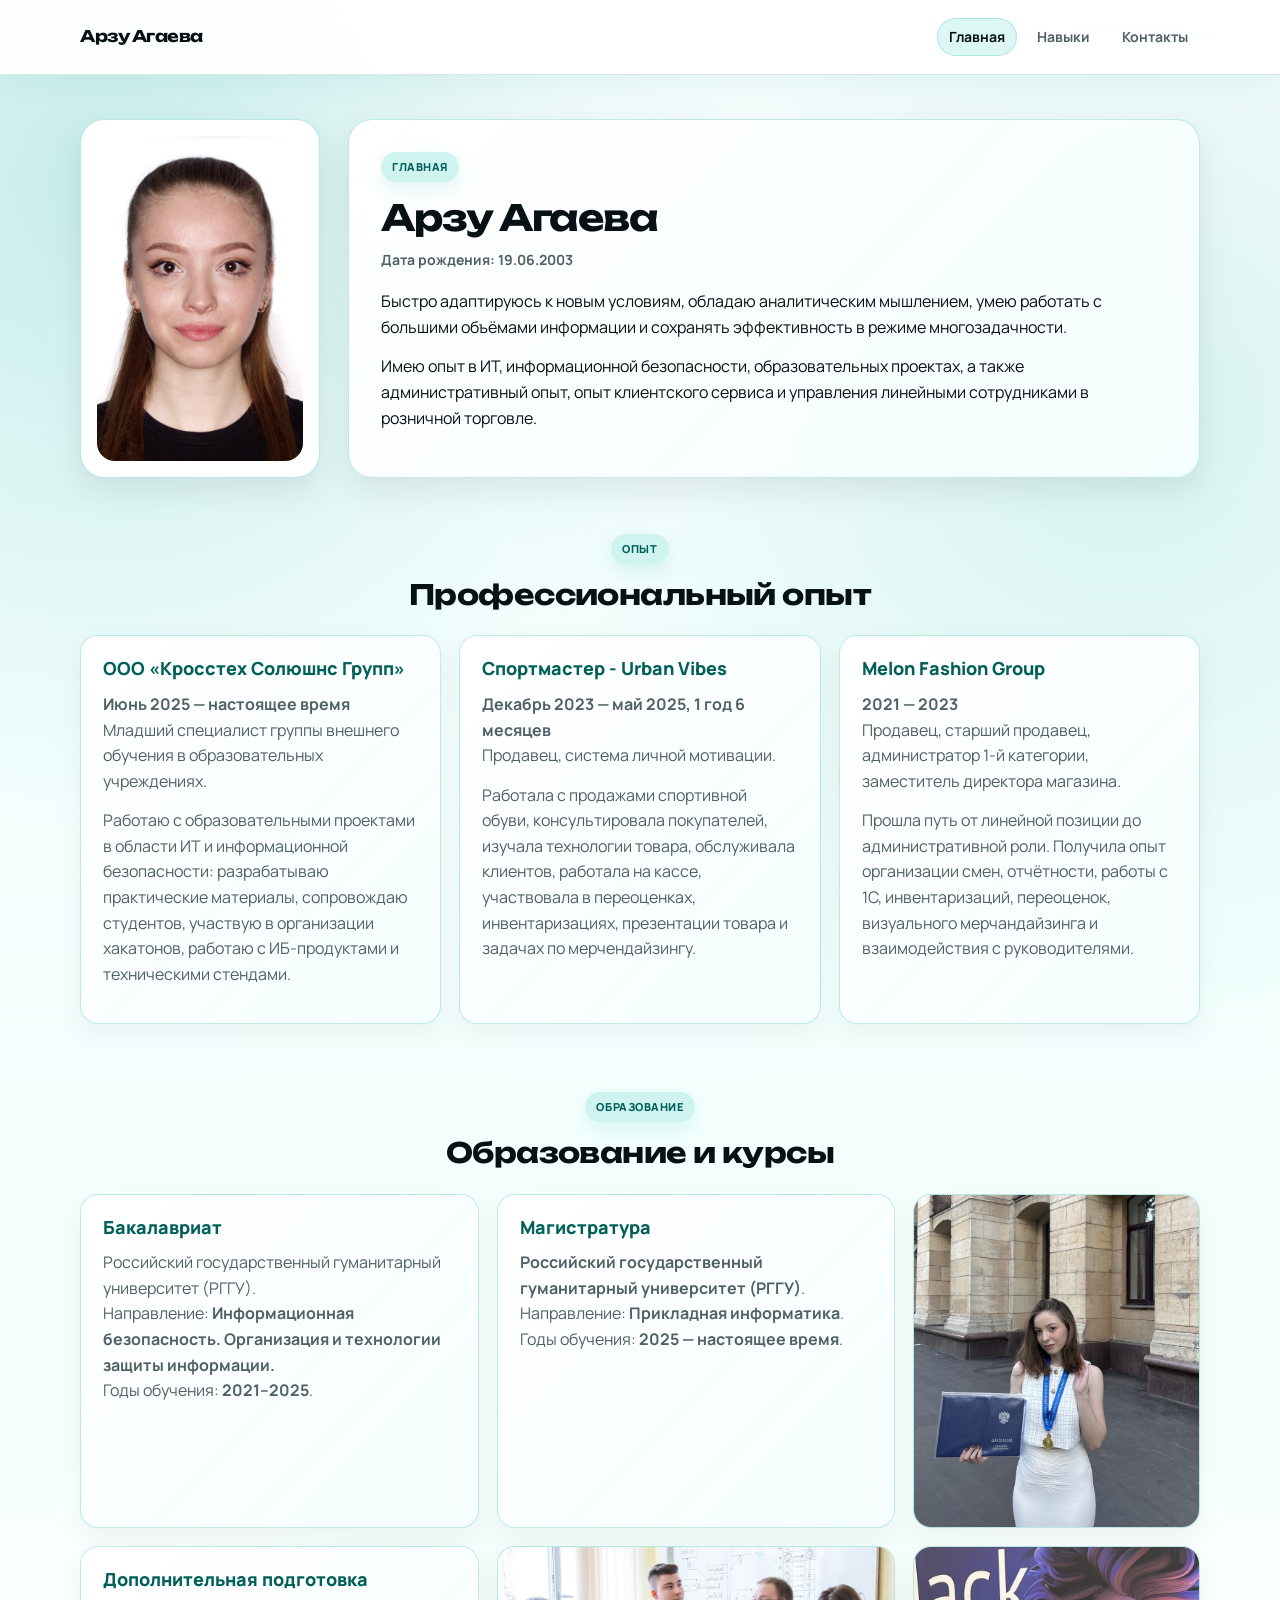
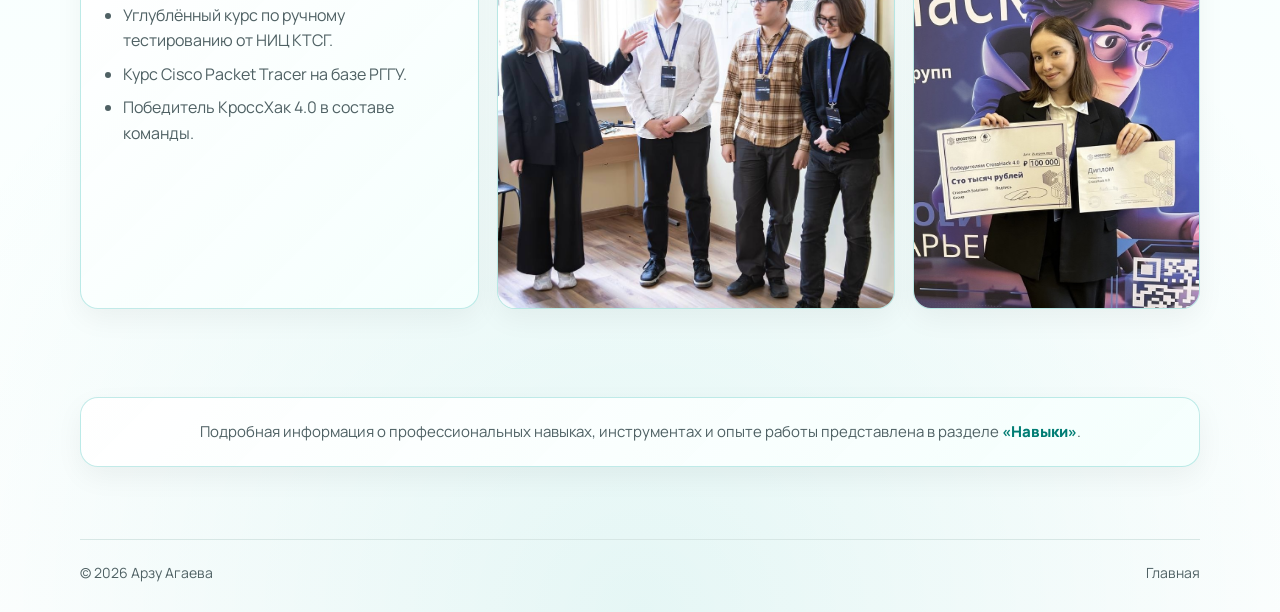
<file: index.html>
<!DOCTYPE html>
<html lang="ru">
<head>
  <meta charset="UTF-8">
  <meta name="viewport" content="width=device-width, initial-scale=1.0">
  <title>Арзу Агаева | Главная</title>
  <meta name="description" content="Профессиональный профиль Арзу Агаевой: опыт, образование, курсы и ключевые компетенции.">
  <link rel="stylesheet" href="css/main.css">
</head>

<body>
  <header class="site-header">
    <div class="container nav">
      <a class="brand" href="index.html">Арзу Агаева</a>

      <nav class="nav__links" aria-label="Основная навигация">
        <a class="nav__link" href="index.html">Главная</a>
        <a class="nav__link" href="skills.html">Навыки</a>
        <a class="nav__link" href="contact.html">Контакты</a>
      </nav>
    </div>
  </header>

  <main>
    <section class="home-intro">
      <div class="container home-intro__grid">
        <div class="home-photo-card">
          <img src="images/photo_3on4.jpg" alt="Официальное фото Арзу Агаевой">
        </div>

        <div class="home-summary-card">
          <p class="eyebrow">Главная</p>
          <h1>Арзу Агаева</h1>
          <p class="home-summary-meta">Дата рождения: 19.06.2003</p>

          <p class="home-summary-text">
            Быстро адаптируюсь к новым условиям, обладаю аналитическим мышлением,
            умею работать с большими объёмами информации и сохранять эффективность
            в режиме многозадачности.
          </p>

          <p class="home-summary-text">
            Имею опыт в ИТ, информационной безопасности, образовательных проектах,
            а также административный опыт, опыт клиентского сервиса и управления линейными сотрудниками
            в розничной торговле.
          </p>
        </div>
      </div>
    </section>

    <section class="section section--experience-preview">
      <div class="container">
        <div class="section__head section__head--center">
          <p class="section__kicker">Опыт</p>
          <h2 class="section__title">Профессиональный опыт</h2>
        </div>

        <div class="experience-preview-grid">
          <article class="info-card">
            <h3>ООО «Кросстех Солюшнс Групп»</h3>
            <p>
              <strong>Июнь 2025 — настоящее время</strong><br>
              Младший специалист группы внешнего обучения в образовательных учреждениях.
            </p>
            <p>
              Работаю с образовательными проектами в области ИТ и информационной безопасности:
              разрабатываю практические материалы, сопровождаю студентов, участвую в организации хакатонов,
              работаю с ИБ-продуктами и техническими стендами.
            </p>
          </article>

          <article class="info-card">
            <h3>Спортмастер - Urban Vibes</h3>
            <p>
              <strong>Декабрь 2023 — май 2025, 1 год 6 месяцев</strong><br>
              Продавец, система личной мотивации.
            </p>
            <p>
              Работала с продажами спортивной обуви, консультировала покупателей, изучала технологии товара,
              обслуживала клиентов, работала на кассе, участвовала в переоценках, инвентаризациях,
              презентации товара и задачах по мерчендайзингу.
            </p>
          </article>

          <article class="info-card">
            <h3>Melon Fashion Group</h3>
            <p>
              <strong>2021 — 2023</strong><br>
              Продавец, старший продавец, администратор 1-й категории, заместитель директора магазина.
            </p>
            <p>
              Прошла путь от линейной позиции до административной роли. Получила опыт организации смен,
              отчётности, работы с 1С, инвентаризаций, переоценок, визуального мерчандайзинга
              и взаимодействия с руководителями.
            </p>
          </article>
        </div>
      </div>
    </section>

    <section class="section section--education">
      <div class="container">
        <div class="section__head section__head--center">
          <p class="section__kicker">Образование</p>
          <h2 class="section__title">Образование и курсы</h2>
        </div>

        <div class="education-grid">
          <article class="info-card">
            <h3>Бакалавриат</h3>
            <p>
              Российский государственный гуманитарный университет (РГГУ).<br>
              Направление: <strong>Информационная безопасность. Организация и технологии защиты информации.</strong><br>
              Годы обучения: <strong>2021–2025</strong>.
            </p>
          </article>

          <article class="info-card">
            <h3>Магистратура</h3>
            <p>
              <strong>Российский государственный гуманитарный университет (РГГУ)</strong>.<br>
              Направление: <strong>Прикладная информатика</strong>.<br>
              Годы обучения: <strong>2025 — настоящее время</strong>.
            </p>
          </article>

          <article class="image-card image-card--small">
            <img src="images/bakalavr.jpg" alt="Фото с дипломом">
          </article>

          <article class="info-card">
            <h3>Дополнительная подготовка</h3>
            <ul class="clean-list">
              <li>Углублённый курс по ручному тестированию от НИЦ КТСГ.</li>
              <li>Курс Cisco Packet Tracer на базе РГГУ.</li>
              <li>Победитель КроссХак 4.0 в составе команды.</li>
            </ul>
          </article>

          <article class="image-card image-card--vertical">
            <img src="images/VISTUPLENIE.jpg" alt="Фото выступления или рабочей деятельности">
          </article>

          <article class="image-card image-card--square">
            <img src="images/4_0POBEDA.jpg" alt="Фото образовательного процесса">
          </article>
        </div>
      </div>
    </section>

    <section class="section">
      <div class="container section-note">
        <p>
          Подробная информация о профессиональных навыках, инструментах и опыте работы представлена
          в разделе <a href="skills.html">«Навыки»</a>.
        </p>
      </div>
    </section>
  </main>

  <footer class="footer">
    <div class="container footer__inner">
      <span>© <span data-current-year></span> Арзу Агаева</span>
      <span>Главная</span>
    </div>
  </footer>

  <script src="scripts/main.js"></script>
</body>
</html>
</file>
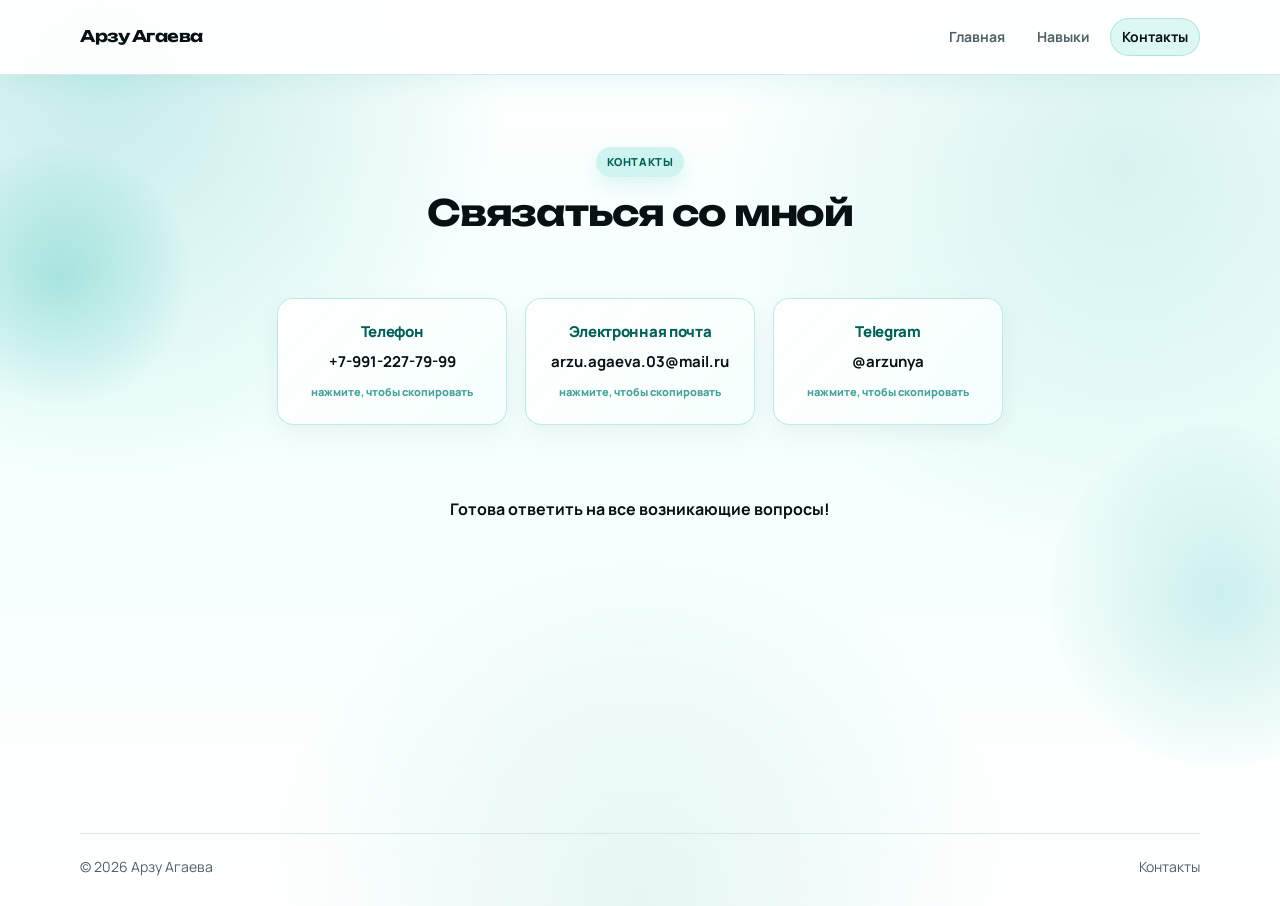
<file: contact.html>
<!DOCTYPE html>
<html lang="ru">
<head>
  <meta charset="UTF-8">
  <meta name="viewport" content="width=device-width, initial-scale=1.0">
  <title>Контакты | Арзу Агаева</title>
  <meta name="description" content="Контакты Арзу Агаевой: телефон, электронная почта и Telegram.">
  <link rel="stylesheet" href="css/main.css">
</head>

<body>
  <header class="site-header">
    <div class="container nav">
      <a class="brand" href="index.html">Арзу Агаева</a>

      <nav class="nav__links" aria-label="Основная навигация">
        <a class="nav__link" href="index.html">Главная</a>
        <a class="nav__link" href="skills.html">Навыки</a>
        <a class="nav__link" href="contact.html">Контакты</a>
      </nav>
    </div>
  </header>

  <main class="contact-page">
    <section class="contact-layout">
      <div class="container contact-layout__inner">
        <p class="contact-layout__label">Контакты</p>
        <h1 class="contact-layout__title">Связаться со мной</h1>

        <div class="contact-boxes">
          <article class="contact-box">
            <h2>Телефон</h2>
            <p>+7-991-227-79-99</p>
          </article>

          <article class="contact-box">
            <h2>Электронная почта</h2>
            <p>arzu.agaeva.03@mail.ru</p>
          </article>

          <article class="contact-box">
            <h2>Telegram</h2>
            <p>@arzunya</p>
          </article>
        </div>

        <p class="contact-layout__note">
          Готова ответить на все возникающие вопросы! 
        </p>
      </div>
    </section>
  </main>

  <footer class="footer">
    <div class="container footer__inner">
      <span>© <span data-current-year></span> Арзу Агаева</span>
      <span>Контакты</span>
    </div>
  </footer>

  <script src="scripts/main.js"></script>
</body>
</html>
</file>
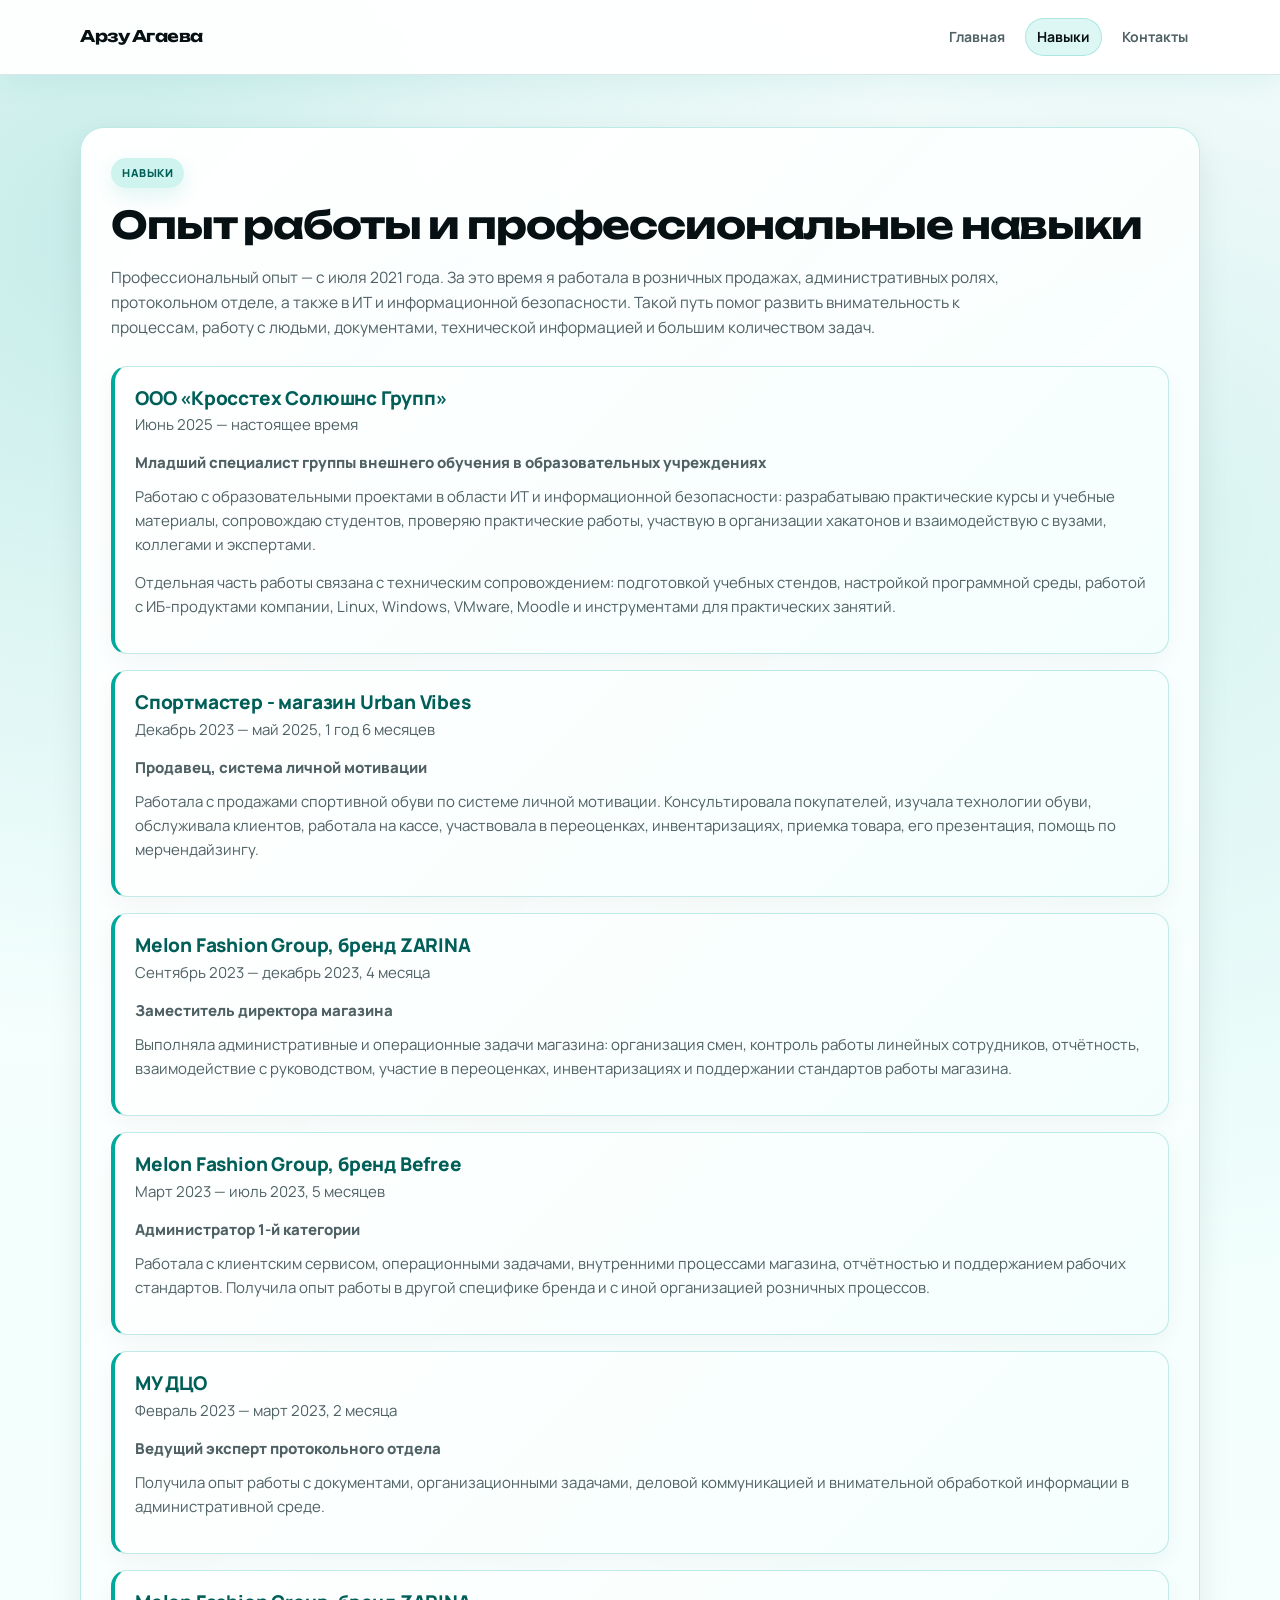
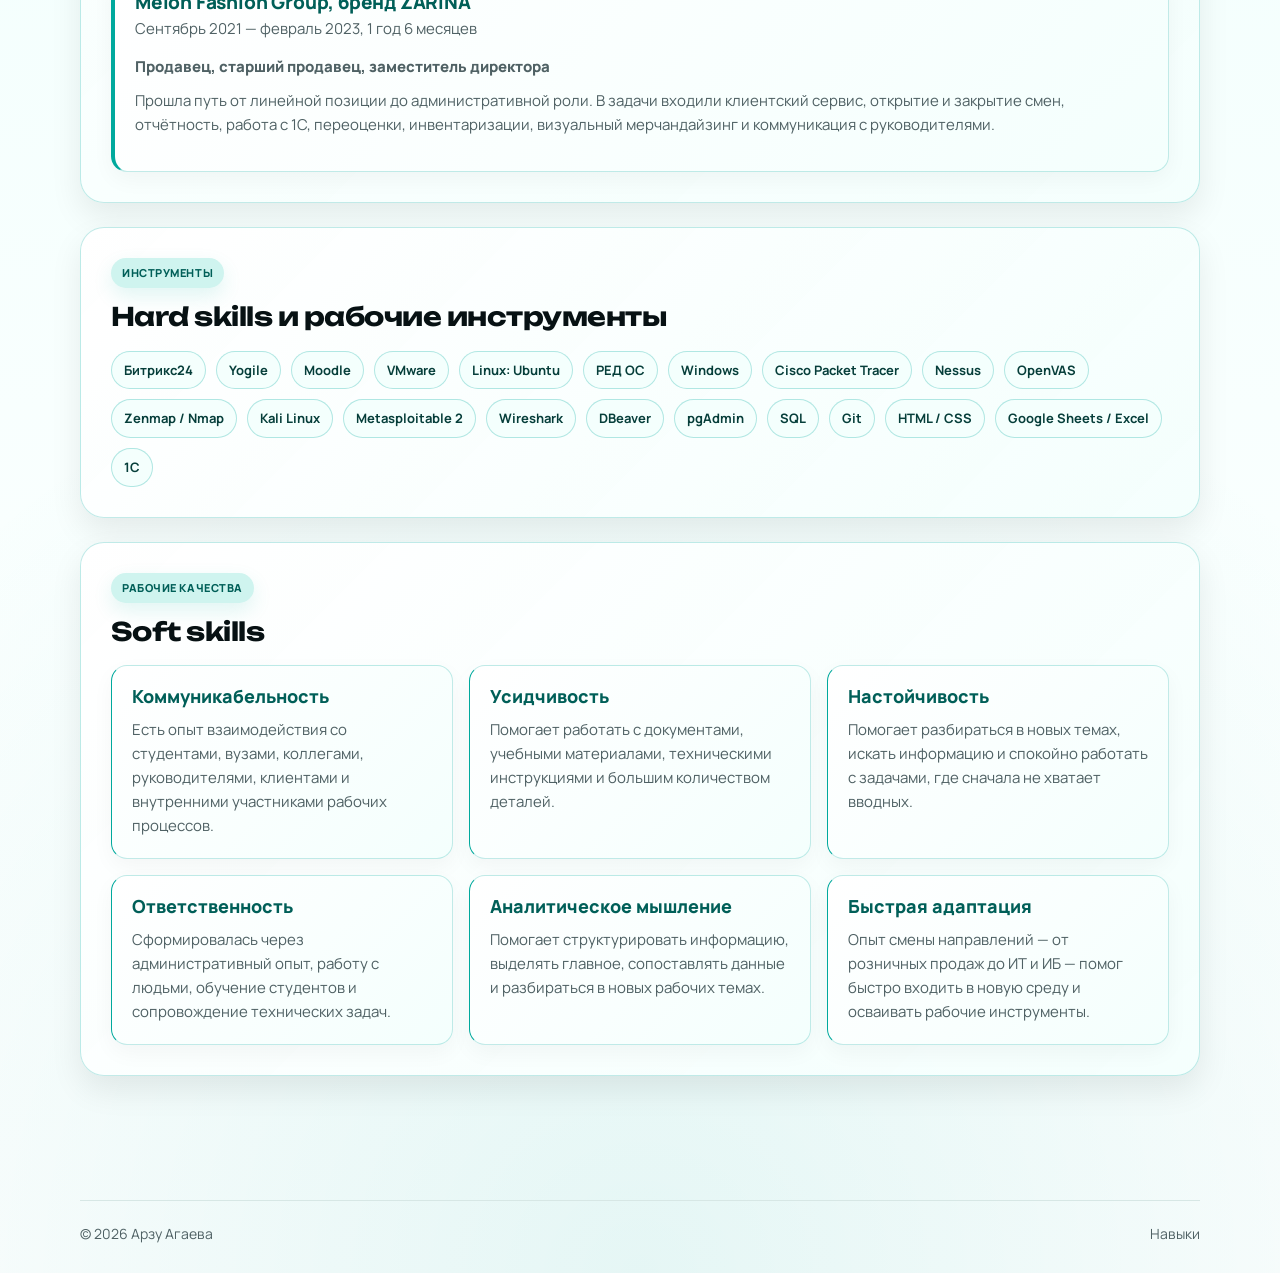
<file: skills.html>
<!DOCTYPE html>
<html lang="ru">
<head>
  <meta charset="UTF-8">
  <meta name="viewport" content="width=device-width, initial-scale=1.0">
  <title>Навыки | Арзу Агаева</title>
  <meta name="description" content="Навыки Арзу Агаевой: опыт работы, инструменты, ИТ, информационная безопасность, административный опыт и рабочие качества.">
  <link rel="stylesheet" href="css/main.css">
</head>

<body>
  <header class="site-header">
    <div class="container nav">
      <a class="brand" href="index.html">Арзу Агаева</a>

      <nav class="nav__links" aria-label="Основная навигация">
        <a class="nav__link" href="index.html">Главная</a>
        <a class="nav__link" href="skills.html">Навыки</a>
        <a class="nav__link" href="contact.html">Контакты</a>
      </nav>
    </div>
  </header>

  <main>
    <section class="skills-layout">
      <div class="container">
        <div class="skills-panel skills-panel--main">
          <p class="eyebrow">Навыки</p>
          <h1>Опыт работы и профессиональные навыки</h1>

          <p class="skills-intro">
            Профессиональный опыт — с июля 2021 года. За это время я работала в розничных продажах,
            административных ролях, протокольном отделе, а также в ИТ и информационной безопасности.
            Такой путь помог развить внимательность к процессам, работу с людьми, документами,
            технической информацией и большим количеством задач.
          </p>

          <div class="experience-list">
            <article class="experience-item">
              <h2>ООО «Кросстех Солюшнс Групп»</h2>
              <p class="meta">Июнь 2025 — настоящее время</p>
              <p class="experience-role">Младший специалист группы внешнего обучения в образовательных учреждениях</p>
              <p>
                Работаю с образовательными проектами в области ИТ и информационной безопасности:
                разрабатываю практические курсы и учебные материалы, сопровождаю студентов,
                проверяю практические работы, участвую в организации хакатонов и взаимодействую
                с вузами, коллегами и экспертами.
              </p>
              <p>
                Отдельная часть работы связана с техническим сопровождением: подготовкой учебных стендов,
                настройкой программной среды, работой с ИБ-продуктами компании, Linux, Windows, VMware,
                Moodle и инструментами для практических занятий.
              </p>
            </article>
            <article class="experience-item">
  <h2>Спортмастер - магазин Urban Vibes</h2>
  <p class="meta">Декабрь 2023 — май 2025, 1 год 6 месяцев</p>
  <p class="experience-role">Продавец, система личной мотивации</p>
  <p>
    Работала с продажами спортивной обуви по системе личной мотивации. Консультировала покупателей,
    изучала технологии обуви, обслуживала клиентов, работала на кассе, участвовала в переоценках,
    инвентаризациях, приемка товара, его презентация, помощь по мерчендайзингу.
  </p>
</article>

            <article class="experience-item">
              <h2>Melon Fashion Group, бренд ZARINA</h2>
              <p class="meta">Сентябрь 2023 — декабрь 2023, 4 месяца</p>
              <p class="experience-role">Заместитель директора магазина</p>
              <p>
                Выполняла административные и операционные задачи магазина: организация смен,
                контроль работы линейных сотрудников, отчётность, взаимодействие с руководством,
                участие в переоценках, инвентаризациях и поддержании стандартов работы магазина.
              </p>
            </article>

            <article class="experience-item">
              <h2>Melon Fashion Group, бренд Befree</h2>
              <p class="meta">Март 2023 — июль 2023, 5 месяцев</p>
              <p class="experience-role">Администратор 1-й категории</p>
              <p>
                Работала с клиентским сервисом, операционными задачами, внутренними процессами магазина,
                отчётностью и поддержанием рабочих стандартов. Получила опыт работы в другой специфике
                бренда и с иной организацией розничных процессов.
              </p>
            </article>

            <article class="experience-item">
              <h2>МУ ДЦО</h2>
              <p class="meta">Февраль 2023 — март 2023, 2 месяца</p>
              <p class="experience-role">Ведущий эксперт протокольного отдела</p>
              <p>
                Получила опыт работы с документами, организационными задачами, деловой коммуникацией
                и внимательной обработкой информации в административной среде.
              </p>
            </article>

            <article class="experience-item">
              <h2>Melon Fashion Group, бренд ZARINA</h2>
              <p class="meta">Сентябрь 2021 — февраль 2023, 1 год 6 месяцев</p>
              <p class="experience-role">Продавец, старший продавец, заместитель директора</p>
              <p>
                Прошла путь от линейной позиции до административной роли. В задачи входили клиентский сервис,
                открытие и закрытие смен, отчётность, работа с 1С, переоценки, инвентаризации,
                визуальный мерчандайзинг и коммуникация с руководителями.
              </p>
            </article>

          
          </div>
          
        </div>

        <div class="skills-panel">
          <p class="section__kicker">Инструменты</p>
          <h2>Hard skills и рабочие инструменты</h2>

          <div class="tag-list skills-tags">
            <span class="tag">Битрикс24</span>
            <span class="tag">Yogile</span>
            <span class="tag">Moodle</span>
            <span class="tag">VMware</span>
            <span class="tag">Linux: Ubuntu</span>
            <span class="tag">РЕД ОС</span>
            <span class="tag">Windows</span>
            <span class="tag">Cisco Packet Tracer</span>
            <span class="tag">Nessus</span>
            <span class="tag">OpenVAS</span>
            <span class="tag">Zenmap / Nmap</span>
            <span class="tag">Kali Linux</span>
            <span class="tag">Metasploitable 2</span>
            <span class="tag">Wireshark</span>
            <span class="tag">DBeaver</span>
            <span class="tag">pgAdmin</span>
            <span class="tag">SQL</span>
            <span class="tag">Git</span>
            <span class="tag">HTML / CSS</span>
            <span class="tag">Google Sheets / Excel</span>
            <span class="tag">1С</span>
          </div>
        </div>

        <div class="skills-panel">
          <p class="section__kicker">Рабочие качества</p>
          <h2>Soft skills</h2>

          <div class="soft-grid">
            <article class="soft-card">
              <h3>Коммуникабельность</h3>
              <p>
                Есть опыт взаимодействия со студентами, вузами, коллегами, руководителями,
                клиентами и внутренними участниками рабочих процессов.
              </p>
            </article>

            <article class="soft-card">
              <h3>Усидчивость</h3>
              <p>
                Помогает работать с документами, учебными материалами, техническими инструкциями
                и большим количеством деталей.
              </p>
            </article>

            <article class="soft-card">
              <h3>Настойчивость</h3>
              <p>
                Помогает разбираться в новых темах, искать информацию и спокойно работать
                с задачами, где сначала не хватает вводных.
              </p>
            </article>

            <article class="soft-card">
              <h3>Ответственность</h3>
              <p>
                Сформировалась через административный опыт, работу с людьми, обучение студентов
                и сопровождение технических задач.
              </p>
            </article>

            <article class="soft-card">
              <h3>Аналитическое мышление</h3>
              <p>
                Помогает структурировать информацию, выделять главное, сопоставлять данные
                и разбираться в новых рабочих темах.
              </p>
            </article>

            <article class="soft-card">
              <h3>Быстрая адаптация</h3>
              <p>
                Опыт смены направлений — от розничных продаж до ИТ и ИБ — помог быстро входить
                в новую среду и осваивать рабочие инструменты.
              </p>
            </article>
          </div>
        </div>
      </div>
    </section>
  </main>

  <footer class="footer">
    <div class="container footer__inner">
      <span>© <span data-current-year></span> Арзу Агаева</span>
      <span>Навыки</span>
    </div>
  </footer>

  <script src="scripts/main.js"></script>
</body>
</html>
</file>
<file: css/main.css>
@import url('https://fonts.googleapis.com/css2?family=Manrope:wght@400;500;600;700;800&family=Unbounded:wght@500;600;700&display=swap');

:root {
  --black: #071113;
  --text: #071113;
  --muted: #4F6164;

  --white: #FFFFFF;
  --page: #F6FBFA;

  --accent: #00A99D;
  --accent-dark: #007D74;
  --accent-soft: #DDF7F4;

  --border: #D7E7E5;
  --card: #FFFFFF;

  --shadow: 0 14px 32px rgba(7, 17, 19, 0.08);

  --radius-xl: 24px;
  --radius-lg: 18px;
  --radius-md: 14px;
}

* {
  box-sizing: border-box;
}

html {
  scroll-behavior: smooth;
}

body {
  margin: 0;
  font-family: "Manrope", Arial, sans-serif;
  color: var(--text);
  background:
    radial-gradient(circle at top left, rgba(0, 169, 157, 0.11), transparent 34%),
    radial-gradient(circle at bottom right, rgba(0, 169, 157, 0.08), transparent 32%),
    linear-gradient(180deg, #FFFFFF 0%, var(--page) 48%, #FFFFFF 100%);
  line-height: 1.6;
}

a {
  color: inherit;
  text-decoration: none;
}

p {
  margin: 0 0 14px;
}

h1,
h2,
h3,
h4 {
  margin: 0;
  color: var(--black);
  line-height: 1.2;
}

h1,
h2 {
  font-family: "Unbounded", "Manrope", Arial, sans-serif;
}

h1 {
  font-size: clamp(26px, 3vw, 36px);
  letter-spacing: -0.03em;
}

h2 {
  font-size: clamp(20px, 2.2vw, 28px);
  letter-spacing: -0.02em;
}

h3 {
  font-size: 18px;
  font-weight: 800;
}

h4 {
  font-size: 16px;
  font-weight: 800;
}

.container {
  width: min(1120px, calc(100% - 40px));
  margin: 0 auto;
}

/* HEADER */

.site-header {
  position: sticky;
  top: 0;
  z-index: 20;
  background: rgba(255, 255, 255, 0.94);
  backdrop-filter: blur(12px);
  border-bottom: 1px solid rgba(215, 231, 229, 0.95);
}

.nav {
  min-height: 74px;
  display: flex;
  align-items: center;
  justify-content: space-between;
  gap: 24px;
}

.brand {
  font-family: "Unbounded", "Manrope", Arial, sans-serif;
  font-size: 16px;
  font-weight: 700;
  letter-spacing: -0.03em;
  color: var(--black);
}

.nav__links {
  display: flex;
  align-items: center;
  gap: 8px;
  flex-wrap: wrap;
}

.nav__link {
  padding: 8px 12px;
  border-radius: 999px;
  color: var(--muted);
  font-size: 14px;
  font-weight: 700;
  transition: background 0.2s ease, color 0.2s ease;
}

.nav__link:hover,
.nav__link.is-active {
  background: var(--accent-soft);
  color: var(--black);
}

/* COMMON */

.eyebrow,
.section__kicker,
.contact-layout__label {
  display: inline-flex;
  width: fit-content;
  margin: 0 0 14px;
  padding: 6px 11px;
  border-radius: 999px;
  background: var(--accent-soft);
  color: var(--accent-dark);
  font-size: 11px;
  font-weight: 900;
  text-transform: uppercase;
  letter-spacing: 0.05em;
}

.section {
  padding: 44px 0;
}

.section--soft {
  background: linear-gradient(135deg, #DDF7F4 0%, #FFFFFF 100%);
  border-top: 1px solid var(--border);
  border-bottom: 1px solid var(--border);
}

.section__head {
  max-width: 820px;
  margin-bottom: 24px;
}

.section__head--center {
  text-align: center;
  margin-left: auto;
  margin-right: auto;
}

.section__title {
  margin-bottom: 8px;
}

.lead {
  max-width: 850px;
  margin-top: 18px;
  color: var(--muted);
  font-size: 16px;
}

.lead--secondary {
  margin-top: 10px;
  font-size: 15.5px;
}

.text-block {
  color: var(--muted);
  font-size: 15.5px;
}

.text-block p {
  margin-bottom: 14px;
}

.button {
  display: inline-flex;
  align-items: center;
  justify-content: center;
  min-height: 42px;
  padding: 10px 16px;
  border-radius: 12px;
  border: 1px solid var(--accent);
  background: var(--accent);
  color: var(--white);
  font-size: 14px;
  font-weight: 800;
  transition: background 0.2s ease, border-color 0.2s ease;
}

.button:hover {
  background: var(--accent-dark);
  border-color: var(--accent-dark);
}

.button--ghost {
  background: var(--white);
  color: var(--black);
  border-color: var(--border);
}

.button--ghost:hover {
  background: var(--accent-soft);
  border-color: var(--accent-soft);
}

.actions {
  display: flex;
  flex-wrap: wrap;
  gap: 12px;
  margin-top: 24px;
}

/* MAIN PAGE */

.home-intro {
  padding: 44px 0 28px;
}

.home-intro__grid {
  display: grid;
  grid-template-columns: 240px 1fr;
  gap: 28px;
  align-items: stretch;
}

.home-photo-card,
.home-summary-card {
  border: 1px solid var(--border);
  background: var(--white);
  border-radius: var(--radius-xl);
  box-shadow: var(--shadow);
}

.home-photo-card {
  padding: 16px;
  display: flex;
  align-items: stretch;
}

.home-photo-card img {
  display: block;
  width: 100%;
  height: 100%;
  min-height: 280px;
  object-fit: cover;
  border-radius: 18px;
}

.home-summary-card {
  padding: 32px;
  display: flex;
  flex-direction: column;
  justify-content: center;
}

.home-summary-meta {
  color: var(--muted);
  font-size: 14px;
  font-weight: 700;
  margin-top: 10px;
  margin-bottom: 18px;
}

.home-summary-text {
  max-width: 780px;
  color: var(--text);
  font-size: 16px;
}

/* MAIN EDUCATION */

.section--education {
  padding-top: 24px;
}

.education-grid {
  display: grid;
  grid-template-columns: 1fr 1fr 0.72fr;
  gap: 18px;
  align-items: stretch;
}

.info-card,
.card,
.contact-card,
.section-note {
  background: var(--card);
  border: 1px solid var(--border);
  border-radius: var(--radius-lg);
  padding: 22px;
  box-shadow: 0 10px 28px rgba(7, 17, 19, 0.05);
}

.info-card h3,
.card h3,
.card h2,
.contact-card h2 {
  margin-bottom: 12px;
}

.info-card p,
.card p,
.contact-card p {
  color: var(--muted);
}

.clean-list {
  margin: 0;
  padding-left: 20px;
}

.clean-list li {
  margin-bottom: 8px;
  color: var(--muted);
}

.image-card {
  border: 1px solid var(--border);
  background: var(--white);
  border-radius: var(--radius-lg);
  overflow: hidden;
  box-shadow: 0 10px 28px rgba(7, 17, 19, 0.05);
}

.image-card img {
  display: block;
  width: 100%;
  height: 100%;
  object-fit: cover;
}

.image-card--small {
  min-height: 250px;
}

.image-card--vertical {
  min-height: 270px;
}

.image-card--square {
  min-height: 270px;
}

.section-note {
  text-align: center;
}

.section-note p {
  margin: 0;
  color: var(--muted);
  font-size: 15px;
}

.section-note a {
  color: var(--accent-dark);
  font-weight: 800;
}

/* GRIDS */

.grid {
  display: grid;
  gap: 18px;
}

.grid--2 {
  grid-template-columns: repeat(2, minmax(0, 1fr));
}

.grid--3 {
  grid-template-columns: repeat(3, minmax(0, 1fr));
}

.grid--4 {
  grid-template-columns: repeat(4, minmax(0, 1fr));
}

.split {
  display: grid;
  grid-template-columns: minmax(240px, 0.65fr) minmax(0, 1fr);
  gap: 34px;
  align-items: start;
}

/* TAGS */

.tag-list {
  display: flex;
  flex-wrap: wrap;
  gap: 10px;
}

.tag {
  display: inline-flex;
  align-items: center;
  padding: 8px 12px;
  border-radius: 999px;
  background: var(--white);
  border: 1px solid var(--border);
  color: var(--black);
  font-weight: 700;
  font-size: 13px;
}

/* SKILLS PAGE */

.skills-layout {
  padding: 52px 0 72px;
}

.skills-panel {
  position: relative;
  margin-bottom: 24px;
  padding: 30px;
  background: rgba(255, 255, 255, 0.96);
  border: 1px solid var(--border);
  border-radius: var(--radius-xl);
  box-shadow: var(--shadow);
}

.skills-panel--main {
  min-height: auto;
}

.skills-panel h1 {
  margin-bottom: 18px;
  font-size: clamp(26px, 3vw, 38px);
}

.skills-panel h2 {
  margin-bottom: 18px;
  font-size: clamp(20px, 2vw, 26px);
}

.skills-intro {
  max-width: 920px;
  color: var(--muted);
  font-size: 15.5px;
  margin-bottom: 26px;
}

.experience-list {
  display: grid;
  gap: 16px;
}

.experience-item {
  padding: 20px;
  border: 1px solid var(--border);
  border-left: 4px solid var(--accent);
  border-radius: 16px;
  background: #FFFFFF;
  box-shadow: 0 8px 22px rgba(7, 17, 19, 0.04);
}

.experience-item h2 {
  font-family: "Manrope", Arial, sans-serif;
  font-size: 19px;
  font-weight: 800;
  margin-bottom: 4px;
  letter-spacing: -0.01em;
}

.experience-role {
  color: var(--text);
  font-weight: 800;
  margin-bottom: 10px;
}

.experience-item p {
  color: var(--muted);
  font-size: 15px;
}

.skills-tags {
  margin-top: 4px;
}

.soft-grid {
  display: grid;
  grid-template-columns: repeat(3, minmax(0, 1fr));
  gap: 16px;
}

.soft-card {
  padding: 20px;
  border: 1px solid var(--border);
  border-radius: 16px;
  background: #FFFFFF;
  box-shadow: 0 8px 22px rgba(7, 17, 19, 0.04);
}

.soft-card h3 {
  margin-bottom: 10px;
}

.soft-card p {
  margin: 0;
  color: var(--muted);
  font-size: 15px;
}

/* CONTACT PAGE */

.contact-page {
  position: relative;
  overflow: hidden;
}

.contact-layout {
  position: relative;
  min-height: calc(100vh - 170px);
  padding: 72px 0 80px;
}

.contact-layout::before,
.contact-layout::after {
  content: "";
  position: absolute;
  border-radius: 50%;
  pointer-events: none;
  z-index: 0;
}

.contact-layout::before {
  width: 260px;
  height: 260px;
  top: 70px;
  left: -70px;
  background: radial-gradient(circle, rgba(0, 169, 157, 0.16) 0%, rgba(0, 169, 157, 0.04) 52%, transparent 72%);
}

.contact-layout::after {
  width: 340px;
  height: 340px;
  right: -110px;
  bottom: 40px;
  background: radial-gradient(circle, rgba(0, 169, 157, 0.12) 0%, rgba(0, 169, 157, 0.03) 55%, transparent 75%);
}

.contact-layout__inner {
  position: relative;
  z-index: 1;
  text-align: center;
}

.contact-layout__title {
  margin-bottom: 64px;
}

.contact-boxes {
  display: flex;
  justify-content: center;
  gap: 18px;
  flex-wrap: wrap;
  margin-bottom: 72px;
}

.contact-box {
  width: 230px;
  min-height: 124px;
  padding: 24px 18px;
  background: rgba(255, 255, 255, 0.94);
  border: 1px solid var(--border);
  border-radius: 16px;
  box-shadow: 0 8px 24px rgba(7, 17, 19, 0.05);
  display: flex;
  flex-direction: column;
  justify-content: center;
}

.contact-box h2 {
  font-family: "Manrope", Arial, sans-serif;
  font-size: 15px;
  font-weight: 800;
  margin-bottom: 10px;
}

.contact-box p {
  margin: 0;
  color: var(--text);
  font-size: 15px;
  font-weight: 700;
  line-height: 1.45;
  word-break: break-word;
}

.contact-layout__note {
  margin: 0;
  color: var(--text);
  font-size: 16px;
  font-weight: 700;
}

/* WIDE PHOTO */

.wide-photo {
  margin-top: 24px;
  border-radius: var(--radius-lg);
  overflow: hidden;
  border: 1px solid var(--border);
  background: var(--white);
  box-shadow: 0 10px 28px rgba(7, 17, 19, 0.05);
}

.wide-photo img {
  display: block;
  width: 100%;
  height: 340px;
  object-fit: cover;
}

/* FOOTER */

.footer {
  padding: 28px 0;
  color: var(--muted);
}

.footer__inner {
  display: flex;
  justify-content: space-between;
  gap: 16px;
  border-top: 1px solid var(--border);
  padding-top: 22px;
  font-size: 14px;
}

/* RESPONSIVE */

@media (max-width: 980px) {
  .home-intro__grid,
  .split,
  .education-grid,
  .grid--4,
  .grid--3,
  .grid--2,
  .soft-grid {
    grid-template-columns: 1fr;
  }

  .home-photo-card {
    max-width: 320px;
  }
}

@media (max-width: 680px) {
  .container {
    width: min(100% - 28px, 1120px);
  }

  .nav {
    align-items: flex-start;
    flex-direction: column;
    padding: 16px 0;
  }

  .nav__links {
    width: 100%;
  }

  .nav__link {
    padding: 8px 10px;
  }

  .home-intro {
    padding: 30px 0 18px;
  }

  .section {
    padding: 34px 0;
  }

  .home-summary-card,
  .page-hero .container,
  .info-card,
  .card,
  .contact-card,
  .section-note,
  .skills-panel,
  .experience-item,
  .soft-card {
    padding: 20px;
  }

  h1 {
    font-size: clamp(24px, 7vw, 30px);
  }

  h2 {
    font-size: clamp(20px, 6vw, 24px);
  }

  h3 {
    font-size: 17px;
  }

  .lead,
  .home-summary-text,
  .text-block,
  .skills-intro {
    font-size: 15px;
  }

  .home-photo-card img {
    min-height: 240px;
  }

  .skills-layout {
    padding: 32px 0 48px;
  }

  .skills-panel h1 {
    font-size: clamp(24px, 7vw, 30px);
  }

  .contact-layout {
    min-height: auto;
    padding: 48px 0 60px;
  }

  .contact-layout__title {
    margin-bottom: 42px;
  }

  .contact-boxes {
    margin-bottom: 48px;
  }

  .contact-box {
    width: 100%;
    max-width: 320px;
  }

  .contact-layout__note {
    font-size: 15px;
  }

  .wide-photo img {
    height: auto;
  }

  .footer__inner {
    flex-direction: column;
  }
}
/* VISUAL UPGRADE */

body {
  background:
    radial-gradient(circle at 8% 8%, rgba(0, 169, 157, 0.22), transparent 28%),
    radial-gradient(circle at 88% 18%, rgba(0, 169, 157, 0.14), transparent 30%),
    radial-gradient(circle at 50% 100%, rgba(0, 169, 157, 0.10), transparent 34%),
    linear-gradient(180deg, #FFFFFF 0%, #F2FFFD 44%, #FFFFFF 100%);
}

.site-header {
  box-shadow: 0 8px 28px rgba(0, 169, 157, 0.08);
}

.nav__link.is-active {
  background: var(--accent-soft);
  color: var(--black);
  box-shadow: inset 0 0 0 1px rgba(0, 169, 157, 0.22);
}

.nav__link:hover {
  background: #CFF4EF;
}

.home-summary-card,
.skills-panel,
.contact-box,
.info-card,
.card,
.section-note {
  background:
    linear-gradient(135deg, rgba(255, 255, 255, 0.98) 0%, rgba(244, 255, 253, 0.95) 100%);
  border-color: rgba(0, 169, 157, 0.24);
}

.home-photo-card,
.image-card {
  border-color: rgba(0, 169, 157, 0.28);
}

.eyebrow,
.section__kicker,
.contact-layout__label {
  background: #CFF4EF;
  color: #005F58;
  box-shadow: 0 8px 20px rgba(0, 169, 157, 0.12);
}

.info-card h3,
.card h3,
.soft-card h3,
.experience-item h2,
.contact-box h2 {
  color: #005F58;
}

.experience-item,
.soft-card {
  border-color: rgba(0, 169, 157, 0.24);
  border-left-color: var(--accent);
  background:
    linear-gradient(135deg, #FFFFFF 0%, #F4FFFD 100%);
}

.tag {
  background: #F4FFFD;
  border-color: rgba(0, 169, 157, 0.28);
  color: #063E3A;
}

.tag:hover {
  background: #CFF4EF;
  border-color: rgba(0, 169, 157, 0.45);
}

.button {
  box-shadow: 0 10px 24px rgba(0, 169, 157, 0.22);
}

.contact-layout::before {
  background: radial-gradient(circle, rgba(0, 169, 157, 0.24) 0%, rgba(0, 169, 157, 0.08) 52%, transparent 72%);
}

.contact-layout::after {
  background: radial-gradient(circle, rgba(0, 169, 157, 0.18) 0%, rgba(0, 169, 157, 0.05) 55%, transparent 75%);
}

.contact-box {
  cursor: pointer;
  position: relative;
}

.contact-box::after {
  content: "нажмите, чтобы скопировать";
  display: block;
  margin-top: 10px;
  color: var(--accent-dark);
  font-size: 11px;
  font-weight: 800;
  opacity: 0.72;
}

.contact-box.is-copied::after {
  content: "скопировано";
  color: #005F58;
}

.reveal {
  opacity: 0;
  transform: translateY(12px);
  transition: opacity 0.55s ease, transform 0.55s ease;
}

.reveal.is-visible {
  opacity: 1;
  transform: translateY(0);
}

@media (max-width: 680px) {
  .reveal {
    transform: none;
  }
}
.experience-preview-grid {
  display: grid;
  grid-template-columns: repeat(3, minmax(0, 1fr));
  gap: 18px;
}

.section--experience-preview {
  padding-top: 28px;
}

@media (max-width: 980px) {
  .experience-preview-grid {
    grid-template-columns: 1fr;
  }
}
</file>
